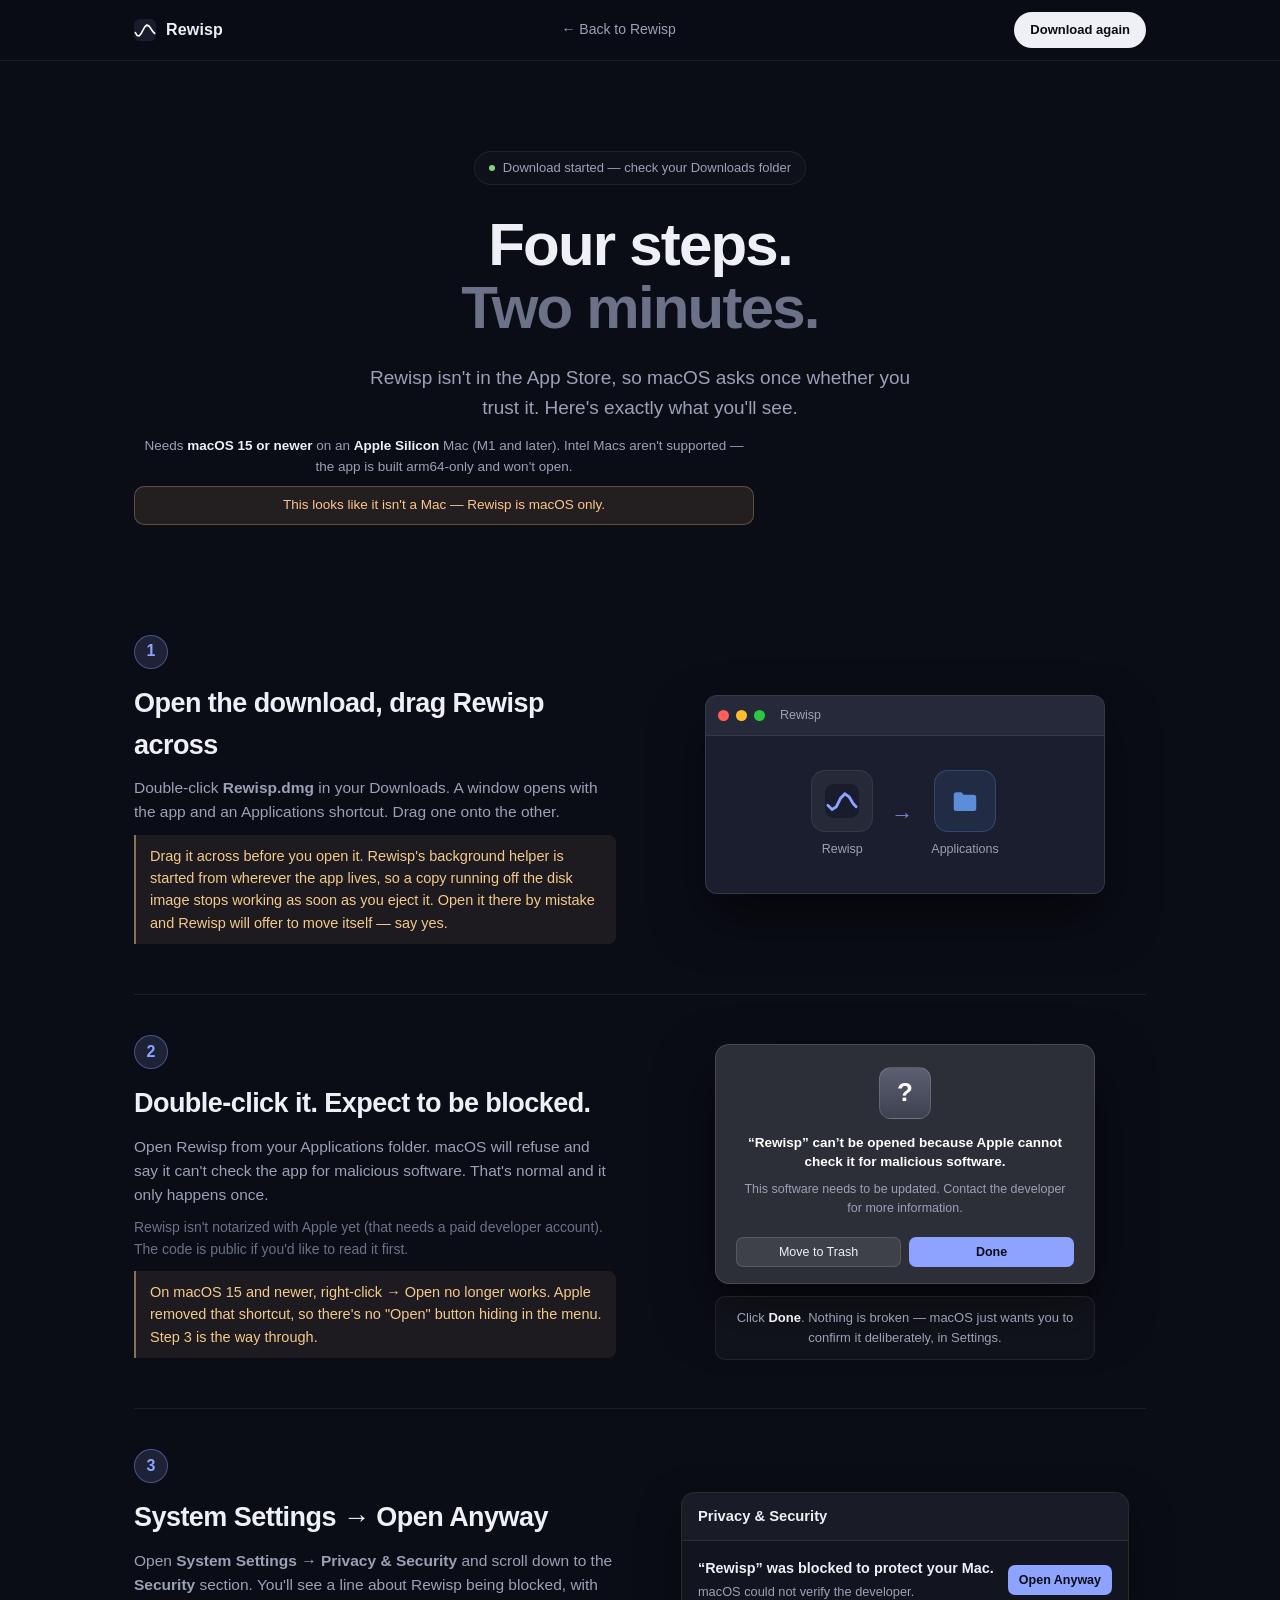
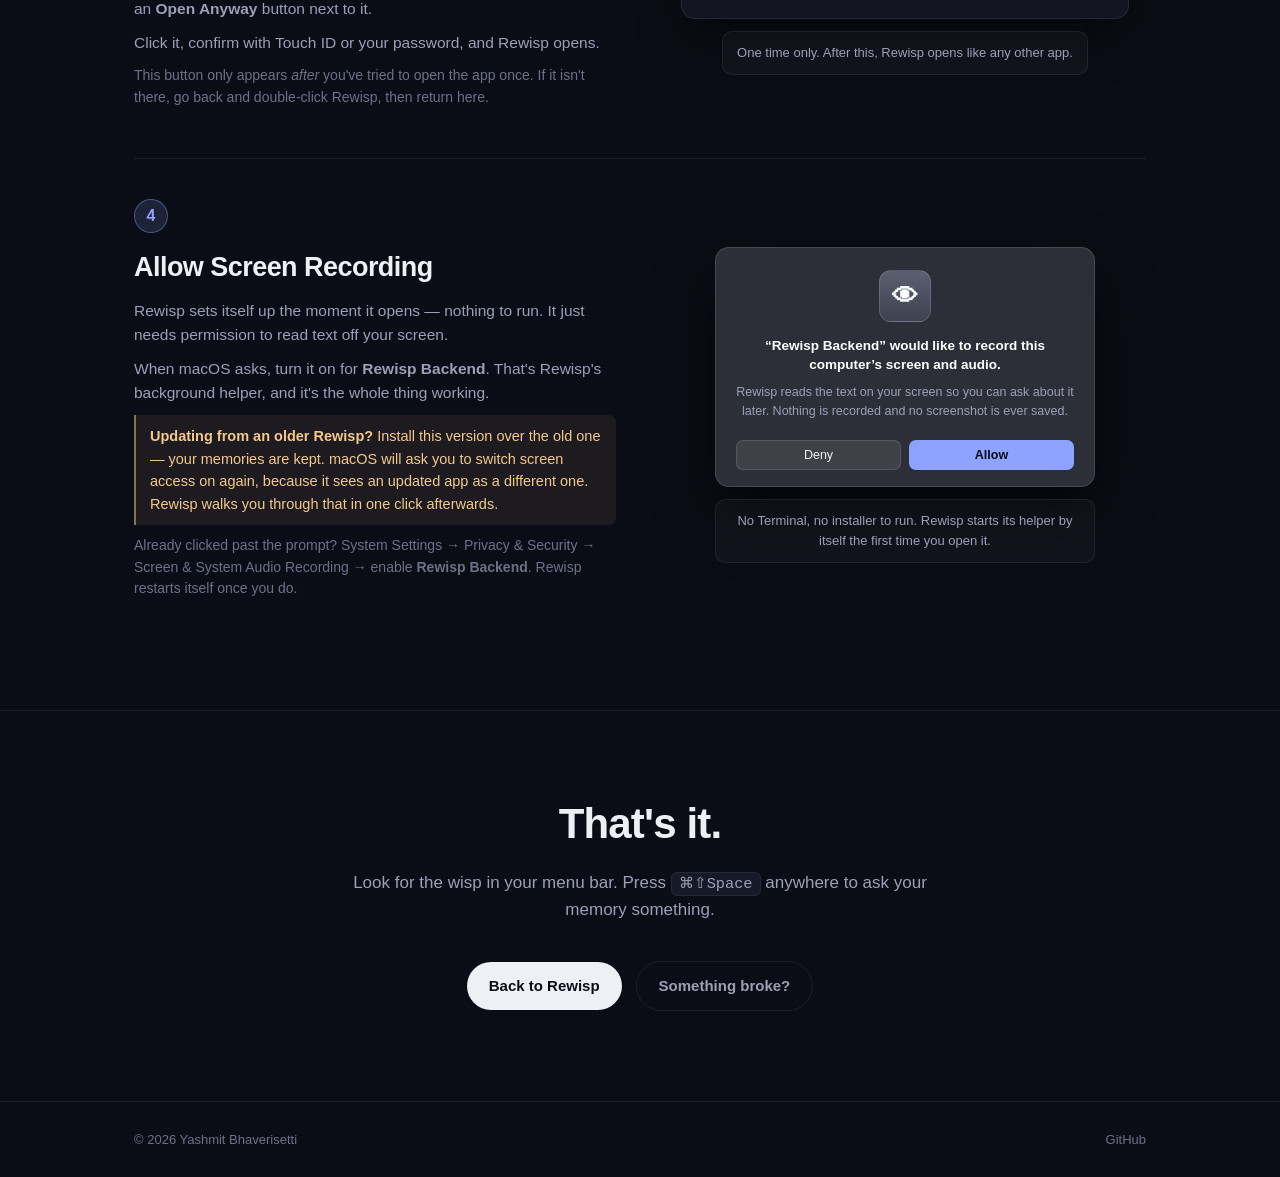
<file: site/install.html>
<!DOCTYPE html>
<html lang="en">
<head>
<meta charset="utf-8">
<meta name="viewport" content="width=device-width, initial-scale=1">
<title>Installing Rewisp — 4 quick steps</title>
<meta name="description" content="How to install Rewisp on your Mac, including the one-time macOS security prompt.">
<link rel="icon" href="data:image/svg+xml,%3Csvg xmlns='http://www.w3.org/2000/svg' viewBox='0 0 24 24'%3E%3Crect width='24' height='24' rx='6' fill='%23181c2c'/%3E%3Cpath d='M 1.44 14.80 L 3.55 18.13 L 5.66 18.48 L 7.78 15.93 L 9.89 11.86 L 12.00 8.23 L 14.11 6.60 L 16.22 7.52 L 18.34 10.30 L 20.45 13.52 L 22.56 15.70' stroke='%23fff' stroke-width='1.8' stroke-linecap='round' fill='none'/%3E%3C/svg%3E">
<link rel="stylesheet" href="css/styles.css?v=20260808a">
<link rel="stylesheet" href="css/install.css?v=20260809a">
</head>
<body>

<nav>
  <div class="wrap nav-inner">
    <a class="brand" href="index.html">
      <svg width="22" height="22" viewBox="0 0 24 24" fill="none">
        <rect width="24" height="24" rx="6" fill="#181c2c"/>
        <path d="M 1.44 14.80 L 3.55 18.13 L 5.66 18.48 L 7.78 15.93 L 9.89 11.86 L 12.00 8.23 L 14.11 6.60 L 16.22 7.52 L 18.34 10.30 L 20.45 13.52 L 22.56 15.70" stroke="#fff" stroke-width="1.8" stroke-linecap="round" fill="none"/>
      </svg>
      Rewisp
    </a>
    <div class="nav-links"><a href="index.html">← Back to Rewisp</a></div>
    <a class="btn small" id="dl-again" href="https://github.com/yashmitb/Rewisp/releases/latest/download/Rewisp.dmg">Download again</a>
  </div>
</nav>

<header class="inst-head">
  <div class="wrap">
    <div class="pill"><span class="dot"></span> <span id="dl-status">Your download is starting…</span></div>
    <h1>Four steps.<br><span class="soft">Two minutes.</span></h1>
    <p class="sub">Rewisp isn't in the App Store, so macOS asks once whether you trust it. Here's exactly what you'll see.</p>
    <!-- The requirement was only on the landing page, and the Download button
         jumps straight here — so an Intel or macOS 14 visitor downloaded a build
         that cannot launch, and got an opaque failure instead of a reason. -->
    <p class="req">Needs <b>macOS 15 or newer</b> on an <b>Apple Silicon</b> Mac (M1 and later).
       Intel Macs aren't supported — the app is built arm64-only and won't open.
       <span class="req-check" id="req-check" hidden></span></p>
  </div>
</header>

<section class="steps-wrap">
  <div class="wrap">

    <!-- STEP 1 -->
    <div class="step-row reveal">
      <div class="step-text">
        <div class="step-n">1</div>
        <h2>Open the download, drag Rewisp across</h2>
        <p>Double-click <b>Rewisp.dmg</b> in your Downloads. A window opens with the app and an Applications shortcut. Drag one onto the other.</p>
        <p class="warn">Drag it across before you open it. Rewisp's background helper is started from wherever the app lives, so a copy running off the disk image stops working as soon as you eject it. Open it there by mistake and Rewisp will offer to move itself — say yes.</p>
      </div>
      <div class="step-vis">
        <div class="mac-win">
          <div class="mac-bar"><i class="r"></i><i class="y"></i><i class="g"></i><span>Rewisp</span></div>
          <div class="dmg-body">
            <div class="dmg-icon app" id="dragApp">
              <div class="app-tile">
                <svg width="34" height="34" viewBox="0 0 24 24" fill="none"><rect width="24" height="24" rx="6" fill="#181c2c"/><path d="M 2 15 L 5 18 L 8 16 L 11 10 L 14 7 L 17 9 L 20 14 L 22 16" stroke="#8ea2ff" stroke-width="2" stroke-linecap="round" fill="none"/></svg>
              </div>
              <span>Rewisp</span>
            </div>
            <div class="drag-arrow">→</div>
            <div class="dmg-icon">
              <div class="app-tile folder">
                <svg width="30" height="30" viewBox="0 0 24 24" fill="none"><path d="M3 7a2 2 0 0 1 2-2h4l2 2h8a2 2 0 0 1 2 2v9a2 2 0 0 1-2 2H5a2 2 0 0 1-2-2z" fill="#5b8dd9"/></svg>
              </div>
              <span>Applications</span>
            </div>
          </div>
        </div>
      </div>
    </div>

    <!-- STEP 2 -->
    <div class="step-row reveal">
      <div class="step-text">
        <div class="step-n">2</div>
        <h2>Double-click it. Expect to be blocked.</h2>
        <p>Open Rewisp from your Applications folder. macOS will refuse and say it can't check the app for malicious software. That's normal and it only happens once.</p>
        <p class="muted">Rewisp isn't notarized with Apple yet (that needs a paid developer account). The code is public if you'd like to read it first.</p>
        <p class="warn">On macOS 15 and newer, right-click → Open no longer works. Apple removed that shortcut, so there's no "Open" button hiding in the menu. Step 3 is the way through.</p>
      </div>
      <div class="step-vis">
        <div class="gk-dialog">
          <div class="gk-icon">?</div>
          <div class="gk-title">“Rewisp” can’t be opened because Apple cannot check it for malicious software.</div>
          <div class="gk-body">This software needs to be updated. Contact the developer for more information.</div>
          <div class="gk-btns">
            <button class="gk-btn">Move to Trash</button>
            <button class="gk-btn primary">Done</button>
          </div>
        </div>
        <div class="gk-note">Click <b>Done</b>. Nothing is broken — macOS just wants you to confirm it deliberately, in Settings.</div>
      </div>
    </div>

    <!-- STEP 3 -->
    <div class="step-row reveal">
      <div class="step-text">
        <div class="step-n">3</div>
        <h2>System Settings → Open Anyway</h2>
        <p>Open <b>System Settings → Privacy &amp; Security</b> and scroll down to the <b>Security</b> section. You'll see a line about Rewisp being blocked, with an <b>Open Anyway</b> button next to it.</p>
        <p>Click it, confirm with Touch ID or your password, and Rewisp opens.</p>
        <p class="muted">This button only appears <i>after</i> you've tried to open the app once. If it isn't there, go back and double-click Rewisp, then return here.</p>
      </div>
      <div class="step-vis">
        <div class="sec-pane">
          <div class="sec-head">Privacy &amp; Security</div>
          <div class="sec-row">
            <div class="sec-txt">
              <b>“Rewisp” was blocked to protect your Mac.</b>
              <span>macOS could not verify the developer.</span>
            </div>
            <button class="gk-btn primary sec-btn">Open Anyway</button>
          </div>
        </div>
        <div class="gk-note">One time only. After this, Rewisp opens like any other app.</div>
      </div>
    </div>

    <!-- STEP 4 -->
    <div class="step-row reveal">
      <div class="step-text">
        <div class="step-n">4</div>
        <h2>Allow Screen Recording</h2>
        <p>Rewisp sets itself up the moment it opens — nothing to run. It just needs permission to read text off your screen.</p>
        <p>When macOS asks, turn it on for <b>Rewisp Backend</b>. That's Rewisp's background helper, and it's the whole thing working.</p>
      <p class="warn"><b>Updating from an older Rewisp?</b> Install this version over the old one — your memories are kept. macOS will ask you to switch screen access on again, because it sees an updated app as a different one. Rewisp walks you through that in one click afterwards.</p>
        <p class="muted">Already clicked past the prompt? System Settings → Privacy &amp; Security → Screen &amp; System Audio Recording → enable <b>Rewisp Backend</b>. Rewisp restarts itself once you do.</p>
      </div>
      <div class="step-vis">
        <div class="gk-dialog">
          <div class="gk-icon">👁</div>
          <div class="gk-title">“Rewisp Backend” would like to record this computer’s screen and audio.</div>
          <div class="gk-body">Rewisp reads the text on your screen so you can ask about it later. Nothing is recorded and no screenshot is ever saved.</div>
          <div class="gk-btns">
            <button class="gk-btn">Deny</button>
            <button class="gk-btn primary">Allow</button>
          </div>
        </div>
        <div class="gk-note">No Terminal, no installer to run. Rewisp starts its helper by itself the first time you open it.</div>
      </div>
    </div>

  </div>
</section>

<section class="done-cta">
  <div class="wrap">
    <h2>That's it.</h2>
    <p class="lead" style="margin-inline:auto">Look for the wisp in your menu bar. Press <kbd>⌘⇧Space</kbd> anywhere to ask your memory something.</p>
    <div class="cta-row">
      <a class="btn" href="index.html">Back to Rewisp</a>
      <a class="btn ghost" href="https://github.com/yashmitb/Rewisp/issues">Something broke?</a>
    </div>
  </div>
</section>

<footer>
  <div class="wrap foot-inner">
    <span>© 2026 Yashmit Bhaverisetti</span>
    <span><a href="https://github.com/yashmitb/Rewisp">GitHub</a></span>
  </div>
</footer>

<script>
  // Kick off the actual download, then confirm it in the pill.
  (function () {
    var url = document.getElementById("dl-again").href;
    var f = document.createElement("iframe");
    f.style.display = "none"; f.src = url;
    document.body.appendChild(f);
    setTimeout(function () {
      document.getElementById("dl-status").textContent = "Download started — check your Downloads folder";
    }, 1200);
  })();
  // reveal on scroll
  var obs = new IntersectionObserver(function (es) {
    es.forEach(function (e) { if (e.isIntersecting) { e.target.classList.add("in"); obs.unobserve(e.target); } });
  }, { threshold: 0.15 });
  document.querySelectorAll(".reveal").forEach(function (el) { obs.observe(el); });
</script>

<!-- Analytics: GoatCounter. No cookies, no personal data, no cross-site tracking,
     nothing that needs a consent banner — which matters here, because a page
     selling on-device privacy has no business loading a surveillance script.
     Counts a page view and download clicks, nothing else.
     Set up at https://www.goatcounter.com and put your code in data-goatcounter. -->
<script data-goatcounter="https://rewisp.goatcounter.com/count"
        async src="//gc.zgo.at/count.js"></script>
<script>
  // Count download clicks as events. The actual download is served by GitHub, so
  // GitHub's own release counters remain the source of truth (scripts/stats.sh);
  // this just shows how many people got as far as clicking.
  document.addEventListener("click", function (e) {
    var a = e.target.closest && e.target.closest('a[href*="releases"]');
    if (!a || !window.goatcounter || !window.goatcounter.count) return;
    window.goatcounter.count({
      path: "download-click",
      title: "Download clicked",
      event: true,
    });
  });
</script>
<script>
// Tell a visitor BEFORE they wrestle with the installer, not after. userAgent
// cannot name the chip, so this only flags the cases it can actually be sure
// of: a non-Mac, and an Intel Mac (Apple Silicon reports "Intel" in the UA
// string for compatibility, so the WebGL renderer is what distinguishes them).
(function () {
  var el = document.getElementById('req-check');
  if (!el) return;
  var ua = navigator.userAgent;
  var msg = '';
  // iPhone and iPad both say "like Mac OS X", so they must be excluded before
  // the Mac test or a phone visitor is told nothing at all.
  if (/iPhone|iPad|iPod/.test(ua) || (navigator.maxTouchPoints > 1 && /Macintosh/.test(ua))) {
    msg = "Rewisp is a Mac app — open this page on your Mac to install it.";
  } else if (!/Macintosh|Mac OS X/.test(ua)) {
    msg = "This looks like it isn't a Mac — Rewisp is macOS only.";
  } else {
    try {
      var gl = document.createElement('canvas').getContext('webgl');
      var dbg = gl && gl.getExtension('WEBGL_debug_renderer_info');
      var r = dbg ? String(gl.getParameter(dbg.UNMASKED_RENDERER_WEBGL)) : '';
      // Apple Silicon reports "Apple M1/M2/...". An Intel Mac reports Intel or AMD.
      if (r && !/Apple/i.test(r) && /(Intel|AMD|Radeon)/i.test(r)) {
        msg = "This looks like an Intel Mac — Rewisp won't run on it.";
      }
    } catch (e) { /* no WebGL: say nothing rather than guess */ }
  }
  if (msg) { el.textContent = msg; el.hidden = false; }
})();
</script>
</body>
</html>
</file>
<file: site/css/styles.css>
/* Rewisp landing — design tokens + layout + demo animations.
   Dark, calm, one accent (wisp blue). No framework. */

:root {
  --bg: #0b0d16;
  --bg-2: #11141f;
  --card: #161a28;
  --card-2: #1a1e2e;
  --line: rgba(255, 255, 255, .07);
  --line-2: rgba(255, 255, 255, .12);
  --text: #eef0f6;
  --muted: #9aa1b5;
  --dim: #6b7288;
  --accent: #8ea2ff;
  --accent-2: #a6b4ff;
  --green: #7dd87d;
  --radius: 18px;
  --ease: cubic-bezier(.22, 1, .36, 1);
}

* { margin: 0; padding: 0; box-sizing: border-box; }
html { scroll-behavior: smooth; }
body {
  background: var(--bg);
  color: var(--text);
  font-family: -apple-system, BlinkMacSystemFont, "SF Pro Display", Inter, "Segoe UI", sans-serif;
  -webkit-font-smoothing: antialiased;
  line-height: 1.55;
  overflow-x: hidden;
}
a { color: inherit; text-decoration: none; }
.wrap { max-width: 1060px; margin: 0 auto; padding: 0 24px; }
.mono { font-family: ui-monospace, "SF Mono", SFMono-Regular, Menlo, monospace; }

/* scroll reveal — elements start dimmed/offset, .in when they enter view */
.reveal { opacity: 0; transform: translateY(22px); transition: opacity .7s var(--ease), transform .7s var(--ease); }
.reveal.in { opacity: 1; transform: none; }
.reveal.d1 { transition-delay: .08s; }
.reveal.d2 { transition-delay: .16s; }
.reveal.d3 { transition-delay: .24s; }
@media (prefers-reduced-motion: reduce) {
  .reveal { opacity: 1; transform: none; transition: none; }
  * { animation: none !important; }
  /* animation is off, so set the bar widths directly (else they'd stay empty) */
  .trow .fill { width: var(--w); }
  .dline { opacity: 1; transform: none; }
}

/* nav */
nav {
  position: sticky; top: 0; z-index: 50;
  /* Prefixed first: Safari only learned the unprefixed property in 18, and the
     iOS versions still in use do not have it. Without the blur this bar is page
     text showing through page text the moment you scroll. */
  -webkit-backdrop-filter: blur(18px);
  backdrop-filter: blur(18px);
  background: rgba(11, 13, 22, .7);
  border-bottom: 1px solid var(--line);
}
.nav-inner { display: flex; align-items: center; justify-content: space-between; height: 60px; }
.brand { display: flex; align-items: center; gap: 10px; font-weight: 600; letter-spacing: .01em; }
.brand svg { display: block; }
.nav-links { display: flex; gap: 28px; font-size: 14px; color: var(--muted); }
.nav-links a:hover { color: var(--text); }
@media (max-width: 640px) { .nav-links { display: none; } }

.btn {
  display: inline-flex; align-items: center; gap: 8px;
  background: var(--text); color: #0b0d16;
  font-weight: 600; font-size: 15px;
  padding: 12px 22px; border-radius: 999px;
  transition: transform .15s ease, box-shadow .15s ease;
}
.btn:hover { transform: translateY(-1px); box-shadow: 0 8px 30px rgba(142, 162, 255, .25); }
.btn.small { padding: 8px 16px; font-size: 13px; }
.btn.ghost { background: transparent; color: var(--muted); border: 1px solid var(--line); }
.btn.ghost:hover { color: var(--text); box-shadow: none; }

/* hero */
header { position: relative; padding: 110px 0 70px; text-align: center; }
.glow {
  position: absolute; inset: -200px 0 auto 0; height: 600px; pointer-events: none;
  background: radial-gradient(600px 300px at 50% 10%, rgba(142, 162, 255, .16), transparent 70%);
}
.pill {
  display: inline-flex; align-items: center; gap: 8px;
  font-size: 13px; color: var(--muted);
  border: 1px solid var(--line); border-radius: 999px;
  padding: 6px 14px; margin-bottom: 28px;
  background: rgba(255, 255, 255, .02);
}
.pill .dot { width: 6px; height: 6px; border-radius: 50%; background: var(--green); box-shadow: 0 0 0 0 rgba(125, 216, 125, .5); animation: pulse 2.4s infinite; }
@keyframes pulse { 0% { box-shadow: 0 0 0 0 rgba(125, 216, 125, .45); } 70% { box-shadow: 0 0 0 7px rgba(125, 216, 125, 0); } 100% { box-shadow: 0 0 0 0 rgba(125, 216, 125, 0); } }
h1 { font-size: clamp(42px, 7vw, 76px); line-height: 1.05; font-weight: 700; letter-spacing: -.03em; }
h1 .soft { color: var(--dim); }
.sub { margin: 24px auto 0; max-width: 560px; font-size: 19px; color: var(--muted); }
.cta-row { margin-top: 38px; display: flex; gap: 14px; justify-content: center; align-items: center; flex-wrap: wrap; }
.hint { margin-top: 14px; font-size: 13px; color: var(--dim); }
.hint code, kbd { font-family: ui-monospace, "SF Mono", monospace; background: var(--card); padding: 2px 7px; border-radius: 6px; border: 1px solid var(--line); font-size: .9em; }

/* ── search demo (hero) ── */
.demo {
  margin: 70px auto 0; max-width: 640px; text-align: left;
  background: linear-gradient(180deg, var(--card-2), #141827);
  border: 1px solid var(--line); border-radius: var(--radius);
  box-shadow: 0 40px 80px rgba(0, 0, 0, .5), 0 0 0 1px rgba(255, 255, 255, .03) inset;
  overflow: hidden;
}
.demo .bar { display: flex; align-items: center; gap: 12px; padding: 18px 20px; font-size: 17px; }
.demo .bar .spark { color: var(--accent); animation: spin 6s linear infinite; }
@keyframes spin { to { transform: rotate(360deg); } }
.demo .q { border-right: 2px solid var(--accent); padding-right: 2px; white-space: nowrap; overflow: hidden; min-height: 1.2em; }
/* Answer area ALWAYS occupies its space (fixed min-height) and fades with
   opacity — toggling display:none/block resized the box and shoved the whole
   page down on every loop. */
.demo .answer { border-top: 1px solid var(--line); padding: 18px 20px 16px;
  height: 140px; overflow: hidden; opacity: 0; transition: opacity .3s ease; }
.demo .answer.show { opacity: 1; }
@keyframes rise { from { opacity: 0; transform: translateY(6px); } to { opacity: 1; } }
.demo .a-main { font-size: 16px; font-weight: 600; }
.demo .a-detail { margin-top: 6px; font-size: 14px; color: var(--muted); }
.demo .a-meta { margin-top: 12px; display: flex; gap: 10px; align-items: center; font-size: 12px; color: var(--dim); }
.badge { border: 1px solid var(--line); border-radius: 999px; padding: 2px 9px; background: rgba(255, 255, 255, .03); white-space: nowrap; }
.badge.accent { color: var(--accent); border-color: rgba(142, 162, 255, .3); background: rgba(142, 162, 255, .08); }

/* sections */
section { padding: 90px 0; }
.kicker { font-size: 13px; font-weight: 600; letter-spacing: .12em; text-transform: uppercase; color: var(--accent); }
h2 { font-size: clamp(28px, 4vw, 42px); font-weight: 700; letter-spacing: -.02em; margin-top: 10px; }
.lead { margin-top: 14px; color: var(--muted); max-width: 620px; font-size: 17px; }

/* ── interactive demos section ── */
.demos { margin-top: 52px; display: grid; grid-template-columns: 1fr 1fr; gap: 20px; }
@media (max-width: 860px) { .demos { grid-template-columns: 1fr; } }
.panel {
  background: linear-gradient(180deg, var(--card-2), #141827);
  border: 1px solid var(--line); border-radius: var(--radius);
  padding: 22px; position: relative; overflow: hidden;
  /* min-height, NOT height. A fixed 340px with overflow:hidden silently ate any
     panel whose content grew past it — measured across six widths, SIX panels
     were clipping their own text, and Autofill's caption ("never fills
     passwords... never submits") was 75px below the visible bottom, i.e. gone.
     Grid rows stretch their items, so every panel in a row still matches its
     neighbour's height and `h3 { margin-top: auto }` still pins the heading to
     the bottom — the look is unchanged, the text is no longer thrown away. */
  min-height: 340px;
  display: flex; flex-direction: column;
  transition: transform .2s var(--ease), border-color .2s var(--ease);
}
/* subtle interactivity — lift + accent border on hover */
.panel:hover { transform: translateY(-3px); border-color: rgba(142,162,255,.3); }
@media (max-width: 860px) { .panel { height: auto; min-height: 300px; } }
.panel .ph { display: flex; align-items: center; gap: 10px; margin-bottom: 18px; }
.panel .ph .tag { font-size: 12px; font-weight: 600; letter-spacing: .06em; text-transform: uppercase; color: var(--accent); }
.panel .ph .dots { margin-left: auto; display: flex; gap: 6px; }
.panel .ph .dots i { width: 9px; height: 9px; border-radius: 50%; background: var(--line-2); display: block; }
.panel h3 { font-size: 16px; font-weight: 600; margin-top: auto; }
.panel .cap { margin-top: 6px; font-size: 13.5px; color: var(--muted); }

/* form-autofill demo */
.form-demo { display: flex; flex-direction: column; gap: 10px; margin-bottom: 20px; }
.field { position: relative; border: 1px solid var(--line); border-radius: 10px; padding: 10px 12px; background: rgba(255, 255, 255, .02); transition: border-color .3s, background .3s; }
.field .lab { font-size: 10.5px; letter-spacing: .05em; text-transform: uppercase; color: var(--dim); }
.field .val { font-size: 14px; margin-top: 2px; min-height: 1.2em; color: var(--text); }
.field.filling { border-color: rgba(142, 162, 255, .55); background: rgba(142, 162, 255, .07); }
.field.done { border-color: rgba(125, 216, 125, .35); }
.field .src { position: absolute; right: 10px; top: 50%; transform: translateY(-50%); font-size: 10.5px; color: var(--green); opacity: 0; transition: opacity .3s; }
.field.done .src { opacity: 1; }
.field.skip { border-style: dashed; }
.field.skip .val { color: var(--dim); }
.field.skip .src { color: var(--dim); }

/* engine-chain demo */
.chain { display: flex; flex-direction: column; gap: 12px; margin-bottom: 20px; }
.chain .node {
  display: flex; align-items: center; gap: 12px;
  border: 1px solid var(--line); border-radius: 12px; padding: 12px 14px;
  background: rgba(255, 255, 255, .02); transition: all .35s var(--ease); opacity: .5;
}
.chain .node .ico { width: 26px; height: 26px; border-radius: 7px; display: grid; place-items: center; background: rgba(255, 255, 255, .05); font-size: 14px; }
.chain .node .nm { font-size: 14px; font-weight: 600; }
.chain .node .st { margin-left: auto; font-size: 12px; color: var(--dim); }
.chain .node.active { opacity: 1; border-color: rgba(142, 162, 255, .5); background: rgba(142, 162, 255, .06); }
.chain .node.whiff { opacity: 1; border-color: rgba(255, 170, 120, .35); }
.chain .node.whiff .st { color: #f0b070; }
.chain .node.win { opacity: 1; border-color: rgba(125, 216, 125, .45); background: rgba(125, 216, 125, .05); }
.chain .node.win .st { color: var(--green); }
.chain .node .spinner { width: 13px; height: 13px; border: 2px solid rgba(142, 162, 255, .3); border-top-color: var(--accent); border-radius: 50%; animation: spin .7s linear infinite; }

/* digest demo */
.digest { display: flex; flex-direction: column; gap: 10px; margin-bottom: 18px; }
/* Assemble on page load via animation — same JS-free approach as the bars.
   'both' holds the start/end states so lines never sit invisible at rest. */
.dline { display: flex; gap: 10px; align-items: flex-start; border: 1px solid var(--line); border-radius: 10px; padding: 10px 12px; background: rgba(255, 255, 255, .02); opacity: 0; animation: dline-in .5s var(--ease) both; }
.digest .dline:nth-child(1) { animation-delay: .3s; }
.digest .dline:nth-child(2) { animation-delay: .8s; }
.digest .dline:nth-child(3) { animation-delay: 1.3s; }
@keyframes dline-in { from { opacity: 0; transform: translateY(8px); } to { opacity: 1; transform: none; } }
.dline .dt { font-size: 11px; letter-spacing: .05em; text-transform: uppercase; color: var(--accent); min-width: 74px; padding-top: 2px; }
.dline .dtxt { font-size: 13.5px; color: var(--muted); }
.dline .dtxt b { color: var(--text); font-weight: 600; }

/* time-tracking demo */
.time-demo { display: flex; flex-direction: column; gap: 12px; margin-bottom: 20px; }
.trow { display: flex; align-items: center; gap: 12px; font-size: 13px; }
.trow .tn { width: 92px; color: var(--muted); flex-shrink: 0; }
.trow .track { flex: 1; height: 10px; border-radius: 999px; background: rgba(255, 255, 255, .05); overflow: hidden; }
/* Fill purely via a CSS animation that runs on page load — no JS, no reveal
   class, no scroll observer. --w is set per-bar inline in the HTML. 'both'
   holds width:0 before start and the target after, so the bar is never empty
   at rest. This is deliberately independent of everything else. */
.trow .fill { height: 100%; width: 0; border-radius: 999px; background: linear-gradient(90deg, var(--accent), var(--accent-2)); animation: fillbar 1.1s var(--ease) .35s both; }
.time-demo .trow:nth-child(2) .fill { animation-delay: .46s; }
.time-demo .trow:nth-child(3) .fill { animation-delay: .57s; }
.time-demo .trow:nth-child(4) .fill { animation-delay: .68s; }
@keyframes fillbar { from { width: 0; } to { width: var(--w); } }
.trow .tm { width: 58px; text-align: right; color: var(--dim); font-variant-numeric: tabular-nums; white-space: nowrap; }

/* delta demo — lines diff in on reveal (CSS-driven, no JS) */
.delta-view { display: flex; flex-direction: column; gap: 8px; margin-bottom: 20px; }
.dl { font-size: 13.5px; padding: 8px 12px; border-radius: 8px; background: rgba(255,255,255,.03); border: 1px solid var(--line); color: var(--muted); }
.dl.rm { color: #f0a0a0; border-color: rgba(240,120,120,.3); text-decoration: line-through; opacity: .5; }
.dl.ad { color: var(--green); border-color: rgba(125,216,125,.35); background: rgba(125,216,125,.06); opacity: 0; transform: translateX(-10px); }
.dl.ch b { color: var(--accent-2); }
.dl.ch s { color: var(--dim); }
#delta-demo.in .dl.ad { animation: slidein .5s var(--ease) .5s both; }
#delta-demo.in .dl.rm { animation: strike .5s var(--ease) .3s both; }
#delta-demo.in .dl.ch { animation: flash 1s var(--ease) .7s both; }
@keyframes slidein { to { opacity: 1; transform: none; } }
@keyframes strike { from { opacity: 1; } to { opacity: .5; } }
@keyframes flash { 0% { background: rgba(142,162,255,.18); } 100% { background: rgba(255,255,255,.03); } }

/* connect demo — agent asks, rewisp answers (staggered reveal) */
.conv { display: flex; flex-direction: column; gap: 12px; margin-bottom: 20px; min-height: 150px; }
.c-q { align-self: flex-end; max-width: 80%; background: var(--accent); color: #0b0d16; font-size: 13.5px; font-weight: 500; padding: 9px 14px; border-radius: 14px; opacity: 0; transform: translateY(6px); }
.c-tool { display: flex; align-items: center; gap: 7px; font-size: 12.5px; font-weight: 600; color: var(--text); opacity: 0; }
.c-tool .cmono { font-family: ui-monospace, "SF Mono", monospace; color: var(--muted); font-weight: 400; }
.c-tool .cdot { width: 8px; height: 8px; border-radius: 50%; background: var(--accent-2); box-shadow: 0 0 8px var(--accent-2); }
.c-a { align-self: flex-start; max-width: 85%; background: rgba(255,255,255,.04); border: 1px solid var(--line); font-size: 13.5px; padding: 9px 14px; border-radius: 14px; opacity: 0; transform: translateY(6px); }
#connect-demo.in .c-q { animation: cbubble .45s var(--ease) .2s both; }
#connect-demo.in .c-tool { animation: cbubble .45s var(--ease) .9s both; }
#connect-demo.in .c-a { animation: cbubble .5s var(--ease) 1.5s both; }
@keyframes cbubble { to { opacity: 1; transform: none; } }

/* ── screenshot carousel ── */
.carousel { margin-top: 52px; }
.car-stage { position: relative; max-width: 860px; margin: 0 auto; }
.car-glow {
  position: absolute; inset: -10% 4% auto 4%; height: 75%;
  background: radial-gradient(60% 100% at 50% 0%, rgba(142,162,255,.28), transparent 70%);
  filter: blur(38px); z-index: 0; pointer-events: none;
}
.car-frame {
  position: relative; z-index: 1; aspect-ratio: 1760 / 1200;
  border-radius: 16px; overflow: hidden;
  border: 1px solid rgba(255,255,255,.1);
  box-shadow: 0 40px 90px rgba(0,0,0,.6), 0 2px 0 rgba(255,255,255,.05) inset;
  background: var(--card-2);
}
.car-frame img {
  position: absolute; inset: 0; width: 100%; height: 100%; object-fit: cover; object-position: top center;
  opacity: 0; transform: scale(1.02); transition: opacity .6s var(--ease), transform .6s var(--ease);
}
.car-frame img.on { opacity: 1; transform: none; }
/* arrows */
.car-nav {
  position: absolute; top: 50%; transform: translateY(-50%); z-index: 3;
  width: 44px; height: 44px; border-radius: 999px; border: 1px solid var(--line-2);
  background: rgba(11,13,22,.6);
  -webkit-backdrop-filter: blur(10px); backdrop-filter: blur(10px);
  color: var(--text); font-size: 24px; line-height: 1; cursor: pointer;
  display: flex; align-items: center; justify-content: center;
  opacity: 0; transition: opacity .25s ease, background .2s ease, transform .15s ease;
}
.car-stage:hover .car-nav { opacity: 1; }
.car-nav:hover { background: rgba(142,162,255,.35); }
.car-nav:active { transform: translateY(-50%) scale(.92); }
.car-nav.prev { left: 14px; }
.car-nav.next { right: 14px; }
.car-cap { text-align: center; margin-top: 22px; font-size: 16px; color: var(--text); font-weight: 500; min-height: 1.4em; transition: opacity .3s ease; }
/* dots + progress */
.car-dots { display: flex; justify-content: center; gap: 9px; margin-top: 16px; }
.car-dots button {
  width: 9px; height: 9px; border-radius: 999px; border: 0; padding: 0; cursor: pointer;
  background: var(--line-2); transition: background .25s ease, width .3s var(--ease);
}
.car-dots button.on { background: var(--accent); width: 26px; }
@media (max-width: 820px) { .car-nav { opacity: 1; width: 38px; height: 38px; font-size: 20px; } }

/* privacy strip */
.strip { background: var(--bg-2); border-top: 1px solid var(--line); border-bottom: 1px solid var(--line); }
.checks { margin-top: 36px; display: grid; grid-template-columns: repeat(2, 1fr); gap: 14px 40px; max-width: 760px; }
@media (max-width: 700px) { .checks { grid-template-columns: 1fr; } }
.checks li { list-style: none; display: flex; gap: 12px; font-size: 15.5px; color: var(--muted); }
.checks li b { color: var(--text); font-weight: 600; }
.checks .tick { color: var(--green); flex-shrink: 0; }

/* how — capture animation */
.steps { margin-top: 44px; display: grid; grid-template-columns: repeat(3, 1fr); gap: 16px; counter-reset: step; }
@media (max-width: 800px) { .steps { grid-template-columns: 1fr; } }
.step { position: relative; background: var(--card); border: 1px solid var(--line); border-radius: var(--radius); padding: 26px; }
.step::before { counter-increment: step; content: "0" counter(step); font-family: ui-monospace, "SF Mono", monospace; font-size: 13px; color: var(--dim); }
.step h3 { margin-top: 10px; font-size: 17px; }
.step p { margin-top: 8px; font-size: 14.5px; color: var(--muted); }

.capture-viz { margin-top: 44px; position: relative; height: 150px; border: 1px solid var(--line); border-radius: var(--radius); background: linear-gradient(180deg, var(--card-2), #121524); overflow: hidden; display: flex; align-items: center; justify-content: space-between; padding: 0 34px; }
.capture-viz .app-src { font-size: 13px; color: var(--muted); display: flex; align-items: center; gap: 8px; z-index: 2; }
.capture-viz .app-src .aname { padding: 6px 12px; border: 1px solid var(--line); border-radius: 8px; background: rgba(255, 255, 255, .03); transition: all .3s; }
.capture-viz .app-src .aname.hot { border-color: rgba(142, 162, 255, .5); color: var(--text); }
.capture-viz .store { display: flex; flex-direction: column; align-items: center; gap: 6px; z-index: 2; }
.capture-viz .store .stack { width: 46px; height: 46px; border-radius: 10px; border: 1px solid rgba(142, 162, 255, .35); background: rgba(142, 162, 255, .08); display: grid; place-items: center; color: var(--accent); }
.capture-viz .store .cnt { font-size: 12px; color: var(--dim); font-variant-numeric: tabular-nums; }
.wisp-dot { position: absolute; width: 10px; height: 10px; border-radius: 50%; background: var(--accent); box-shadow: 0 0 12px 2px rgba(142, 162, 255, .7); left: 130px; top: 50%; opacity: 0; z-index: 1; }
.wisp-dot.fly { animation: fly 1.15s var(--ease) forwards; }

/* The capture strip is a fixed 34px-padded row of four app chips plus the store
   column, inside overflow:hidden. On a 320-375px phone — the two commonest
   widths there are — the last chips and the whole "1,240 wisps" counter fell off
   the right edge and were CLIPPED, not scrollable: the page reported no
   horizontal overflow while the content was simply gone. Measured in a browser
   at eight widths, not guessed. */
@media (max-width: 480px) {
  .capture-viz { padding: 0 16px; height: 132px; }
  .capture-viz .app-src { gap: 6px; flex-wrap: wrap; max-width: 58%; }
  .capture-viz .app-src .aname { padding: 5px 8px; font-size: 12px; }
  /* Xcode and YouTube are the same point as Chrome and Canvas — the strip says
     "wisps come from your apps", and two apps say it in the room available. */
  .capture-viz .app-src .aname:nth-child(n + 3) { display: none; }
  .wisp-dot { left: 96px; }
}
@keyframes fly { 0% { opacity: 0; transform: translate(0, -50%) scale(.6); } 15% { opacity: 1; } 80% { opacity: 1; } 100% { opacity: 0; transform: translate(var(--fx, 620px), -50%) scale(.4); } }

/* features grid */
.grid { display: grid; grid-template-columns: repeat(3, 1fr); gap: 16px; margin-top: 44px; }
@media (max-width: 800px) { .grid { grid-template-columns: 1fr; } }
.card { background: var(--card); border: 1px solid var(--line); border-radius: var(--radius); padding: 26px; transition: border-color .2s ease, transform .2s ease; }
.card:hover { border-color: rgba(142, 162, 255, .3); transform: translateY(-2px); }
.card .ic { width: 38px; height: 38px; display: flex; align-items: center; justify-content: center; border-radius: 10px; background: rgba(142, 162, 255, .09); border: 1px solid rgba(142, 162, 255, .18); }
.card .ic svg { width: 19px; height: 19px; stroke: var(--accent); fill: none; stroke-width: 1.7; stroke-linecap: round; stroke-linejoin: round; }
.card h3 { margin-top: 14px; font-size: 17px; font-weight: 600; }
.card p { margin-top: 8px; font-size: 14.5px; color: var(--muted); }

/* footer cta */
.final { text-align: center; padding: 110px 0 90px; }
footer { border-top: 1px solid var(--line); padding: 28px 0; font-size: 13px; color: var(--dim); }
.foot-inner { display: flex; justify-content: space-between; align-items: center; flex-wrap: wrap; gap: 12px; }
footer a:hover { color: var(--text); }

/* ── Product Hunt badge (fixed, bottom-right) ── */
.ph-badge {
  position: fixed; right: 20px; bottom: 20px; z-index: 60;
  display: block; line-height: 0;
  border-radius: 12px; overflow: hidden;
  box-shadow: 0 10px 30px rgba(0,0,0,.5);
  opacity: 0; transform: translateY(12px);
  animation: phIn .6s var(--ease) 1.1s forwards;
  transition: transform .18s var(--ease), box-shadow .18s var(--ease);
}
.ph-badge:hover { transform: translateY(-2px); box-shadow: 0 14px 36px rgba(142,162,255,.35); }
.ph-badge img { display: block; width: 180px; height: auto; }
@keyframes phIn { to { opacity: 1; transform: none; } }
@media (max-width: 560px) { .ph-badge { right: 12px; bottom: 12px; } .ph-badge img { width: 150px; } }
@media (prefers-reduced-motion: reduce) { .ph-badge { opacity: 1; transform: none; animation: none; } }

/* ── Why I built this ─────────────────────────────────────────────── */
.why-wrap{
  display:grid;
  grid-template-columns:1.15fr .85fr;
  gap:56px;
  align-items:center;
}
.why-text p{color:var(--dim);line-height:1.65;margin:0 0 14px;max-width:56ch}
.why-text .sig{color:var(--muted);font-style:italic;margin-top:22px}
.why-vis{display:flex;justify-content:center}
.why-card{
  width:100%;
  max-width:360px;
  background:var(--panel);
  border:1px solid rgba(255,255,255,.08);
  border-radius:18px;
  padding:22px;
  box-shadow:0 22px 60px rgba(0,0,0,.4);
}
.why-q{
  font-size:1.02rem;font-weight:600;margin-bottom:16px;
  padding-bottom:14px;border-bottom:1px solid rgba(255,255,255,.07);
}
.why-a{display:flex;flex-direction:column;gap:9px}
.why-line{
  height:9px;border-radius:5px;
  background:linear-gradient(90deg,rgba(142,162,255,.45),rgba(142,162,255,.12));
  animation:whyPulse 2.6s ease-in-out infinite;
}
.why-line:nth-child(2){animation-delay:.25s}
.why-line.short{width:58%;animation-delay:.5s}
@keyframes whyPulse{0%,100%{opacity:.45}50%{opacity:.95}}
.why-foot{margin-top:18px;font-size:.78rem;color:var(--muted)}

/* ── Grants / contact ─────────────────────────────────────────────── */
.contact-grid{
  display:grid;
  grid-template-columns:repeat(auto-fit,minmax(280px,1fr));
  gap:18px;
  margin-top:30px;
}
.contact-card{
  background:var(--panel);
  border:1px solid rgba(255,255,255,.08);
  border-radius:16px;
  padding:22px;
}
.contact-label{
  font-size:.72rem;text-transform:uppercase;letter-spacing:.09em;
  color:var(--muted);margin-bottom:8px;
}
/* Selectable on purpose: mailto: silently fails for plenty of people, so the
   address itself has to be readable and copyable, not just a link target. */
.contact-value{
  display:block;font-size:1.06rem;font-weight:600;
  color:var(--fg,#eef1f8);text-decoration:none;
  user-select:all;word-break:break-all;
}
.contact-value:hover{color:#8ea2ff}
.contact-note{font-size:.82rem;color:var(--muted);margin:10px 0 16px;line-height:1.5}
.contact-actions{display:flex;flex-wrap:wrap;gap:9px}
.contact-actions .btn{cursor:pointer;font:inherit}

@media (max-width:860px){
  .why-wrap{grid-template-columns:1fr;gap:32px}
  .why-vis{order:-1}
}

/* ── live stats strip (hero) ───────────────────────────────────────────── */
/* Real download and star counts pulled from the GitHub API at page load.
   Hidden by default and only revealed once the numbers land, so a rate-limited
   visitor never sees empty placeholders. */
.live-stats {
  display: flex;
  align-items: center;
  justify-content: center;
  gap: 22px;
  margin: 22px auto 0;
  padding: 14px 22px;
  width: fit-content;
  border: 1px solid rgba(255, 255, 255, .08);
  border-radius: 14px;
  background: rgba(255, 255, 255, .03);
  -webkit-backdrop-filter: blur(8px);
  backdrop-filter: blur(8px);
  animation: lsIn .5s ease both;
}
@keyframes lsIn { from { opacity: 0; transform: translateY(6px); } }
.live-stats .ls-item {
  display: flex;
  flex-direction: column;
  align-items: center;
  gap: 2px;
  line-height: 1.1;
}
.live-stats .ls-item b {
  font-size: 20px;
  font-weight: 650;
  letter-spacing: -.02em;
  color: var(--text, #eef1f8);
  font-variant-numeric: tabular-nums;
}
.live-stats .ls-item span {
  font-size: 11.5px;
  color: var(--dim, #93a0bb);
  letter-spacing: .01em;
}
.live-stats .ls-sep {
  width: 1px;
  height: 26px;
  background: rgba(255, 255, 255, .1);
}
@media (max-width: 520px) {
  .live-stats { gap: 14px; padding: 12px 16px; }
  .live-stats .ls-item b { font-size: 17px; }
}

/* ── promise demo ──────────────────────────────────────────────────────── */
/* Leads the demo grid because catching a spoken-in-passing commitment is the
   thing no other screen recorder does. Three beats: said, held, returned. */
.panel.wide { grid-column: 1 / -1; }

.pr-stage {
  position: relative;
  min-height: 208px;              /* fixed: the steps swap, the page must not move */
  display: flex;
  align-items: center;
  justify-content: center;
}
.pr-step {
  position: absolute;
  inset: 0;
  display: flex;
  flex-direction: column;
  align-items: center;
  justify-content: center;
  gap: 12px;
  opacity: 0;
  transform: translateY(8px);
  transition: opacity .45s ease, transform .45s ease;
  pointer-events: none;
}
.pr-step.on { opacity: 1; transform: none; }

/* 1 — the conversation */
.pr-chat { width: 100%; max-width: 420px; display: flex; flex-direction: column; gap: 7px; }
.pr-msg {
  font-size: 13px;
  line-height: 1.45;
  padding: 9px 12px;
  border-radius: 12px;
  background: rgba(255, 255, 255, .05);
  color: var(--dim, #93a0bb);
  position: relative;
}
.pr-msg .who {
  display: block;
  font-size: 10.5px;
  letter-spacing: .04em;
  text-transform: uppercase;
  opacity: .55;
  margin-bottom: 2px;
}
.pr-msg.you { background: rgba(126, 141, 255, .13); color: var(--text, #eef1f8); align-self: stretch; }
.pr-msg.you .t::after {
  content: "";
  display: inline-block;
  width: 2px; height: 13px;
  background: var(--accent, #8ea2ff);
  margin-left: 2px;
  vertical-align: -2px;
  animation: prCaret .9s steps(2) infinite;
}
.pr-msg.you.done .t::after { display: none; }
@keyframes prCaret { 50% { opacity: 0; } }

.pr-caught {
  font-size: 11.5px;
  color: var(--accent, #8ea2ff);
  display: flex; align-items: center; gap: 6px;
  opacity: 0;
  transform: translateY(-4px);
  transition: opacity .4s ease, transform .4s ease;
}
.pr-caught.on { opacity: 1; transform: none; }
.pr-eye { font-size: 13px; }

/* 2 — the held promise */
.pr-card {
  width: 100%; max-width: 380px;
  padding: 14px 16px;
  border-radius: 14px;
  border: 1px solid rgba(126, 141, 255, .22);
  background: rgba(126, 141, 255, .07);
}
.pr-card-top { display: flex; align-items: center; gap: 9px; font-size: 14px; color: var(--text, #eef1f8); }
.pr-dot {
  width: 8px; height: 8px; border-radius: 50%;
  background: var(--accent, #8ea2ff);
  box-shadow: 0 0 0 4px rgba(126, 141, 255, .16);
  flex: none;
}
.pr-meta { margin-top: 7px; font-size: 11.5px; color: var(--dim, #93a0bb); display: flex; gap: 7px; }
.pr-sep { opacity: .5; }
.pr-due {
  margin-top: 9px;
  display: inline-block;
  font-size: 11px;
  padding: 3px 9px;
  border-radius: 999px;
  background: rgba(255, 255, 255, .06);
  color: var(--dim, #93a0bb);
  transition: background .4s ease, color .4s ease;
}
.pr-due.hot { background: rgba(255, 176, 87, .16); color: #ffb057; }

.pr-days { display: flex; gap: 8px; font-size: 11px; color: var(--dim, #93a0bb); }
.pr-days span {
  padding: 3px 10px;
  border-radius: 8px;
  background: rgba(255, 255, 255, .04);
  transition: all .35s ease;
}
.pr-days span.now { background: rgba(126, 141, 255, .18); color: var(--text, #eef1f8); }
.pr-days span.hot.now { background: rgba(255, 176, 87, .2); color: #ffb057; }

/* 3 — the nudge */
.pr-nudge {
  width: 100%; max-width: 380px;
  padding: 14px 16px;
  border-radius: 14px;
  border: 1px solid rgba(255, 255, 255, .1);
  background: rgba(20, 24, 40, .85);
  box-shadow: 0 18px 40px rgba(0, 0, 0, .45);
}
.pr-nudge-head { font-size: 11px; color: var(--accent, #8ea2ff); display: flex; align-items: center; gap: 6px; }
.pr-nudge-body { margin-top: 7px; font-size: 14px; color: var(--text, #eef1f8); line-height: 1.45; }
.pr-nudge-actions { margin-top: 12px; display: flex; gap: 8px; }
.pr-btn {
  font-size: 11.5px;
  padding: 4px 12px;
  border-radius: 8px;
  background: rgba(255, 255, 255, .06);
  color: var(--dim, #93a0bb);
}
.pr-btn.done { background: rgba(126, 141, 255, .2); color: #cdd6ff; }

@media (max-width: 560px) {
  .pr-stage { min-height: 236px; }
  .pr-nudge, .pr-card, .pr-chat { max-width: 100%; }
}

/* ── standing fix notice ───────────────────────────────────────────────── */
/* For people who arrive by searching the symptom rather than looking for an
   update: a pre-0.17.2 Rewisp that lost its screen permission just looks broken,
   and nothing in the app tells them a newer version fixes it. */
.notice {
  display: flex;
  gap: 14px;
  align-items: flex-start;
  max-width: 760px;
  margin: 0 auto;
  padding: 18px 20px;
  border-radius: 14px;
  border: 1px solid rgba(255, 176, 87, .28);
  background: rgba(255, 176, 87, .08);
}
.notice-ico { font-size: 20px; line-height: 1.2; color: #ffb057; flex: none; }
.notice b { color: var(--text, #eef1f8); font-size: 15px; }
.notice p {
  margin: 5px 0 0;
  font-size: 13.5px;
  line-height: 1.55;
  color: var(--dim, #93a0bb);
}
.notice a { color: #ffb057; }
@media (max-width: 560px) { .notice { padding: 15px 16px; gap: 11px; } }

/* ── the day map illustration ─────────────────────────────────────────────
   Mirrors what the app draws: places positioned by meaning, faint loops
   between the ones you bounced across, and the route travelling over the
   top. Everything in the markup is invented — it shows the SHAPE of a day,
   never anyone's real pages.

   The viewBox is 1000x270 (~3.7:1) so that inside a normal half-width panel
   it renders at close to 1:1. The first version was a `wide` panel with a
   600x250 box, which scaled roughly 3x at full card width: the dots came out
   the size of buttons, the labels were bigger than the heading, and the
   bottom of the map was cut clean off. */
.map-stage {
  border-radius: var(--radius);
  background: linear-gradient(180deg, rgba(20,23,34,.5), rgba(15,17,27,.38));
  border: 1px solid rgba(255,255,255,.05);
  overflow: hidden;
  margin-bottom: 14px;
  /* .panel is a flex column, so the stage was being flex-shrunk to 129px while
     the SVG inside wanted 189 — and overflow:hidden quietly ate the bottom
     third of the map, taking a whole node and its label with it. Nothing about
     the SVG looked wrong; the container was the problem. */
  flex-shrink: 0;
}
/* Cap the width so the illustration can't balloon. In the single-column
   layout the panel goes full width, which pushed the SVG to 672px and the
   labels to 16px — bigger than the body copy under it. Capped and centred,
   every breakpoint lands near the 11px it was authored for. */
.map-svg { display: block; width: 100%; max-width: 980px; height: auto; margin: 0 auto; }


.map-edge { fill: none; stroke: #8ea2ff; stroke-opacity: .2; stroke-width: 1.3; stroke-linecap: round; }

/* The route draws itself, holds, then clears and repeats — the same idea as
   Replay in the app, where the path is something you play rather than a
   permanent tangle across the picture. */
.map-trace {
  fill: none; stroke: #fff; stroke-opacity: .82; stroke-width: 1.5;
  stroke-linecap: round; stroke-linejoin: round;
  stroke-dasharray: 800; stroke-dashoffset: 800;
  filter: drop-shadow(0 0 3px rgba(255,255,255,.45));
}
.reveal.in .map-trace { animation: map-draw 6s ease-in-out infinite; }
@keyframes map-draw {
  0%        { stroke-dashoffset: 800; opacity: 1; }
  45%       { stroke-dashoffset: 0;   opacity: 1; }
  85%       { stroke-dashoffset: 0;   opacity: 1; }
  97%, 100% { stroke-dashoffset: 0;   opacity: 0; }
}

.map-node circle { filter: drop-shadow(0 0 6px currentColor); }
.n-indigo { color: #8ea2ff; } .n-indigo circle { fill: #8ea2ff; }
.n-violet { color: #b08cff; } .n-violet circle { fill: #b08cff; }
.n-mint   { color: #8cedd1; } .n-mint   circle { fill: #8cedd1; }
.n-amber  { color: #ffc48e; } .n-amber  circle { fill: #ffc48e; }

.map-lab rect { fill: rgba(0,0,0,.5); }
.map-lab text {
  fill: rgba(255,255,255,.92); font-size: 12px; font-weight: 500;
  text-anchor: middle; font-family: inherit;
}

@media (prefers-reduced-motion: reduce) {
  .reveal.in .map-trace { animation: none; stroke-dashoffset: 0; }
}

/* Label size, held roughly constant on screen.
   SVG text scales with the viewBox, so a single font-size renders anywhere from
   6px on a phone to 12px on a desktop. Measured svg width tracks (viewport-96),
   and the required size is 11*960/width — which CSS can't express as one rule,
   so these tiers approximate it. Every one of these MUST sit after the base
   .map-lab rule: same specificity, so source order decides, and the first
   attempt at this sat above it and silently never applied. */
@media (max-width: 520px) { .map-lab text { font-size: 30px; } }
@media (min-width: 521px) and (max-width: 700px)  { .map-lab text { font-size: 22px; } }
@media (min-width: 701px) and (max-width: 1000px) { .map-lab text { font-size: 15px; } }

/* ── day map: interactive states ──────────────────────────────────────────
   Only the JS path uses these. The CSS loop below is disabled once the script
   takes over, or the keyframes and the scrubber fight over stroke-dashoffset
   and the line stutters. */
/* Every .panel is a fixed 340px box with overflow:hidden. The map is taller
   than that (a 300-unit stage) and now carries controls and a moment card
   underneath, so on this one panel the height has to follow the content —
   otherwise the replay button, the card, the heading and the caption are all
   silently clipped away, which is exactly what happened. */

.map-stage.js .map-trace { animation: none !important; }
.map-svg { touch-action: manipulation; }

.map-node { cursor: pointer; transition: opacity .25s ease, transform .25s ease; transform-origin: center; transform-box: fill-box; }
.map-node.off, .map-lab.off, .map-edge.off { opacity: 0; pointer-events: none; }
.map-lab, .map-edge { transition: opacity .25s ease; }

/* Recede, don't vanish: dropping the rest to near-zero read as a rendering
   fault in the app, and it reads the same way here. */
#map-demo.focusing .map-node:not(.hot) { opacity: .38; }
#map-demo.focusing .map-lab:not(.hot)  { opacity: .35; }
#map-demo.focusing .map-edge:not(.hot) { opacity: .12; }

.map-node.hot { transform: scale(1.18); }
.map-node.hot circle { filter: drop-shadow(0 0 14px currentColor); }
.map-node.picked circle { stroke: rgba(255,255,255,.9); stroke-width: 2; }
.map-node:focus-visible { outline: none; }
.map-node:focus-visible circle { stroke: #fff; stroke-width: 2; }
.map-edge.hot { stroke-opacity: .75; stroke-width: 2.4; }
.map-lab.hot text { fill: #fff; }
.map-lab.hot rect { fill: rgba(0,0,0,.72); }

/* controls */
.map-ctl { display: flex; align-items: center; gap: 12px; margin: 12px 0 4px; }
.map-btn {
  display: inline-flex; align-items: center; gap: 7px;
  font: inherit; font-size: 12.5px; font-weight: 600; color: var(--accent);
  background: rgba(142,162,255,.14); border: 1px solid rgba(142,162,255,.28);
  border-radius: 999px; padding: 6px 14px; cursor: pointer;
  transition: background .2s ease, transform .12s ease;
}
.map-btn:hover { background: rgba(142,162,255,.22); }
.map-btn:active { transform: scale(.97); }
.map-btn.playing .map-btn-ic { animation: map-pulse 1.1s ease-in-out infinite; }
@keyframes map-pulse { 0%,100% { opacity: 1; } 50% { opacity: .35; } }

.map-scrub { flex: 1; accent-color: var(--accent); height: 3px; cursor: pointer; }
.map-time { font-size: 12.5px; color: var(--muted); font-variant-numeric: tabular-nums; min-width: 64px; text-align: right; }

/* the moment card — what tapping a point gives you in the app */
.map-moment {
  margin-top: 10px; padding: 12px 14px;
  border: 1px solid rgba(255,255,255,.07); border-radius: var(--radius);
  background: rgba(20,23,34,.55);
  animation: mm-in .28s cubic-bezier(.2,.7,.3,1) both;
}
@keyframes mm-in { from { opacity: 0; transform: translateY(-4px); } to { opacity: 1; transform: none; } }
.mm-head { display: flex; align-items: baseline; gap: 10px; flex-wrap: wrap; font-size: 13.5px; }
.mm-meta { font-size: 12px; color: var(--muted); }
.mm-screen {
  margin-top: 7px; padding: 8px 10px; font-size: 13px; line-height: 1.5;
  border-left: 2px solid rgba(142,162,255,.5); background: rgba(0,0,0,.22);
  border-radius: 0 6px 6px 0; color: rgba(255,255,255,.86);
}
.mm-around { display: flex; gap: 18px; margin-top: 8px; font-size: 11.5px; color: var(--muted); flex-wrap: wrap; }
.mm-around b { color: rgba(255,255,255,.8); font-weight: 500; }

@media (max-width: 520px) {
  .map-ctl { gap: 8px; }
  .map-time { min-width: 56px; font-size: 11.5px; }
}
/* At 320px — an iPhone SE, and the narrowest width worth supporting — the
   Replay button, the scrub and the clock still did not fit on one line, and the
   clock was clipped off the panel rather than wrapping. The row wraps instead. */
@media (max-width: 360px) {
  .map-ctl { flex-wrap: wrap; row-gap: 6px; }
  .map-scrub { flex: 1 1 100%; order: 3; }
  .map-time { min-width: 0; }
}

/* ── personas (v0.31): which "you" a value belongs to ──────────────────────
   Two columns: the question on the left, the form it answers on the right.
   The chips are real buttons because the whole point of the feature is that
   the choice is yours — a demo that only plays at you would undersell it. */
.cap .soft { color: var(--accent); }

.persona-stage {
  display: grid;
  grid-template-columns: minmax(220px, 300px) 1fr;
  gap: 22px;
  align-items: start;
  margin-bottom: 20px;
}
.pe-ask { font-size: 14px; font-weight: 600; margin-bottom: 10px; }
.pe-chips { display: flex; flex-wrap: wrap; gap: 8px; }
.pe-chip {
  font: inherit; font-size: 13px; cursor: pointer;
  padding: 6px 12px; border-radius: 999px;
  border: 1px solid var(--line-2);
  background: rgba(255, 255, 255, .02);
  color: var(--muted);
  transition: background .25s, border-color .25s, color .25s, transform .18s;
}
.pe-chip:hover { transform: translateY(-1px); border-color: rgba(142, 162, 255, .45); color: var(--text); }
.pe-chip[aria-pressed="true"] {
  background: rgba(142, 162, 255, .16);
  border-color: rgba(142, 162, 255, .55);
  color: var(--accent);
  font-weight: 600;
}
.pe-note { margin-top: 12px; font-size: 12.5px; color: var(--dim); line-height: 1.5; }
.pe-site {
  margin-top: 14px; font-size: 12px; color: var(--dim);
  font-family: ui-monospace, "SF Mono", monospace;
  display: flex; align-items: center; gap: 7px;
}
.pe-dot {
  width: 7px; height: 7px; border-radius: 50%;
  background: var(--dim); transition: background .3s, box-shadow .3s;
}
.pe-site.settled { color: var(--green); }
.pe-site.settled .pe-dot { background: var(--green); box-shadow: 0 0 0 3px rgba(125, 216, 125, .15); }
.pe-shared {
  margin-top: 18px; padding-top: 14px;
  border-top: 1px solid var(--line);
  font-size: 12.5px; color: var(--dim); line-height: 1.55;
}
.pe-form { margin-bottom: 0; }
/* The value swap is the whole story, so it gets a beat of its own. */
.pe-form .val { transition: opacity .18s; }
.pe-form.swapping .val { opacity: .25; }

@media (max-width: 720px) {
  .persona-stage { grid-template-columns: 1fr; gap: 16px; }
}
</file>
<file: site/css/install.css>
/* Install walkthrough — macOS UI drawn in CSS (no screenshots to go stale). */

.inst-head { padding: 90px 0 40px; text-align: center; position: relative; }
.inst-head h1 { font-size: clamp(36px, 6vw, 60px); }
.steps-wrap { padding: 30px 0 60px; }

.step-row {
  display: grid; grid-template-columns: 1fr 1fr; gap: 48px; align-items: center;
  padding: 40px 0; border-top: 1px solid var(--line);
}
.step-row:first-child { border-top: 0; }
@media (max-width: 860px) { .step-row { grid-template-columns: 1fr; gap: 26px; } }

.step-n {
  width: 34px; height: 34px; border-radius: 999px; display: grid; place-items: center;
  background: rgba(142,162,255,.14); border: 1px solid rgba(142,162,255,.4);
  color: var(--accent); font-weight: 700; margin-bottom: 14px;
}
.step-text h2 { font-size: clamp(21px, 2.6vw, 27px); margin: 0 0 10px; }
.step-text p { color: var(--muted); font-size: 15.5px; margin-bottom: 10px; }
.step-text p.warn {
  color: #f3c98b; background: rgba(243,201,139,.08);
  border-left: 2px solid rgba(243,201,139,.5); padding: 10px 14px; border-radius: 0 8px 8px 0;
  font-size: 14.5px;
}
.step-text p.muted { color: var(--dim); font-size: 14px; }
.step-vis { display: flex; flex-direction: column; align-items: center; gap: 12px; }

/* generic mac window chrome */
.mac-win, .term {
  width: 100%; max-width: 400px; border-radius: 12px; overflow: hidden;
  border: 1px solid var(--line-2); background: var(--card-2);
  box-shadow: 0 24px 50px rgba(0,0,0,.5);
}
.mac-bar {
  display: flex; align-items: center; gap: 7px; padding: 10px 12px;
  background: rgba(255,255,255,.05); border-bottom: 1px solid var(--line);
}
.mac-bar i { width: 11px; height: 11px; border-radius: 50%; display: block; }
.mac-bar .r { background: #ff5f57; } .mac-bar .y { background: #febc2e; } .mac-bar .g { background: #28c840; }
.mac-bar span { margin-left: 8px; font-size: 12.5px; color: var(--muted); }

/* step 1 — drag to Applications */
.dmg-body { display: flex; align-items: center; justify-content: center; gap: 18px; padding: 34px 20px; }
.dmg-icon { display: flex; flex-direction: column; align-items: center; gap: 8px; font-size: 12.5px; color: var(--muted); }
.app-tile {
  width: 62px; height: 62px; border-radius: 14px; display: grid; place-items: center;
  background: rgba(255,255,255,.05); border: 1px solid var(--line);
}
.app-tile.folder { background: rgba(91,141,217,.12); border-color: rgba(91,141,217,.3); }
.dmg-icon.app { animation: nudgeRight 2.4s var(--ease) infinite; }
@keyframes nudgeRight { 0%,70%,100% { transform: none; } 35% { transform: translateX(14px); } }
.drag-arrow { color: var(--accent); font-size: 22px; opacity: .8; }

/* step 2 — right-click context menu */
.ctx-scene { position: relative; width: 100%; max-width: 400px; min-height: 210px; padding: 18px; }
.ctx-app { display: flex; align-items: center; gap: 10px; font-size: 13.5px; color: var(--text); }
.ctx-menu {
  margin: 12px 0 0 26px; width: 232px; border-radius: 9px; overflow: hidden;
  background: rgba(38,40,52,.97); border: 1px solid var(--line-2);
  box-shadow: 0 20px 44px rgba(0,0,0,.55); padding: 5px;
  animation: menuPop .5s var(--ease) .3s both;
}
@keyframes menuPop { from { opacity: 0; transform: scale(.94) translateY(-6px); } to { opacity: 1; transform: none; } }
.ctx-item { padding: 6px 10px; font-size: 13px; color: var(--muted); border-radius: 5px; }
.ctx-item.hot { background: var(--accent); color: #0b0d16; font-weight: 600; }
.ctx-sep { height: 1px; background: var(--line); margin: 5px 8px; }
.cursor-dot {
  position: absolute; left: 46px; top: 74px; width: 12px; height: 12px;
  border-radius: 50%; background: #fff; box-shadow: 0 0 0 4px rgba(255,255,255,.18);
  animation: clickPulse 2.4s ease-in-out infinite;
}
@keyframes clickPulse { 0%,100% { transform: scale(1); opacity: .9; } 20% { transform: scale(.7); opacity: 1; } }

/* step 3 — Gatekeeper dialog */
.gk-dialog {
  width: 100%; max-width: 380px; border-radius: 14px; padding: 22px 20px 16px;
  background: rgba(46,48,58,.98); border: 1px solid var(--line-2); text-align: center;
  box-shadow: 0 26px 56px rgba(0,0,0,.6);
}
.gk-icon {
  width: 52px; height: 52px; border-radius: 12px; margin: 0 auto 14px; display: grid; place-items: center;
  background: linear-gradient(180deg,#5b5f70,#3d4150); color: #fff; font-size: 26px; font-weight: 700;
  border: 1px solid rgba(255,255,255,.14);
}
.gk-title { font-size: 13.5px; font-weight: 600; line-height: 1.45; color: #fff; margin-bottom: 8px; }
.gk-body { font-size: 12.5px; color: var(--muted); margin-bottom: 18px; }
.gk-btns { display: flex; gap: 8px; justify-content: center; }
.gk-btn {
  flex: 1; padding: 7px 10px; font-size: 12.5px; border-radius: 7px; cursor: default;
  background: rgba(255,255,255,.09); color: var(--text); border: 1px solid var(--line-2);
}
.gk-btn.primary {
  background: var(--accent); color: #0b0d16; font-weight: 700; border-color: transparent;
  animation: gkGlow 2s ease-in-out infinite;
}
@keyframes gkGlow {
  0%,100% { box-shadow: 0 0 0 0 rgba(142,162,255,.6); }
  50% { box-shadow: 0 0 0 8px rgba(142,162,255,0); }
}
.gk-note {
  max-width: 380px; font-size: 13px; color: var(--muted); text-align: center;
  background: rgba(255,255,255,.03); border: 1px solid var(--line); border-radius: 10px; padding: 11px 14px;
}
.gk-note b { color: var(--text); }

/* step 4 — installer terminal */
.term-body { padding: 16px 18px; font-family: ui-monospace, "SF Mono", monospace; font-size: 12.5px; color: var(--muted); line-height: 1.85; }
.term-body .ok { color: var(--green); }
.term-body .blink { color: var(--text); margin-top: 6px; }
.term-body .blink::after { content: "▋"; color: var(--accent); animation: cur 1s steps(2) infinite; }
@keyframes cur { 50% { opacity: 0; } }

.done-cta { text-align: center; padding: 70px 0 90px; border-top: 1px solid var(--line); }

/* Step 3: the System Settings "Open Anyway" row. macOS 15+ removed the
   right-click -> Open bypass, so this pane is the only way through for an
   app that isn't notarized, and people need to recognise it on sight. */
.sec-pane{
  background:var(--panel,#12151f);
  border:1px solid rgba(255,255,255,.09);
  border-radius:14px;
  overflow:hidden;
  box-shadow:0 18px 44px rgba(0,0,0,.42);
}
.sec-head{
  padding:12px 16px;
  font-weight:640;
  font-size:.92rem;
  border-bottom:1px solid rgba(255,255,255,.08);
  background:rgba(255,255,255,.03);
}
.sec-row{
  display:flex;
  align-items:center;
  gap:14px;
  padding:16px;
}
.sec-txt{display:flex;flex-direction:column;gap:3px;min-width:0}
.sec-txt b{font-size:.9rem;font-weight:600}
.sec-txt span{font-size:.8rem;color:var(--muted,#98a0b3)}
.sec-btn{white-space:nowrap;flex-shrink:0}


/* Requirements, stated where the download actually happens. */
.req { margin-top: 14px; font-size: 13.5px; color: var(--muted); max-width: 620px; }
.req b { color: var(--text); }
.req-check {
  display: block; margin-top: 8px; padding: 8px 12px;
  border-radius: 10px; font-weight: 500;
  color: #ffc48e; background: rgba(255, 196, 142, .10);
  border: 1px solid rgba(255, 196, 142, .28);
}
/* An author `display` declaration beats the UA stylesheet's [hidden]{display:none},
   so the warning box rendered as an empty amber bar on exactly the machines it
   has nothing to say to — every supported Mac. Caught by looking at it. */
.req-check[hidden] { display: none; }
</file>
